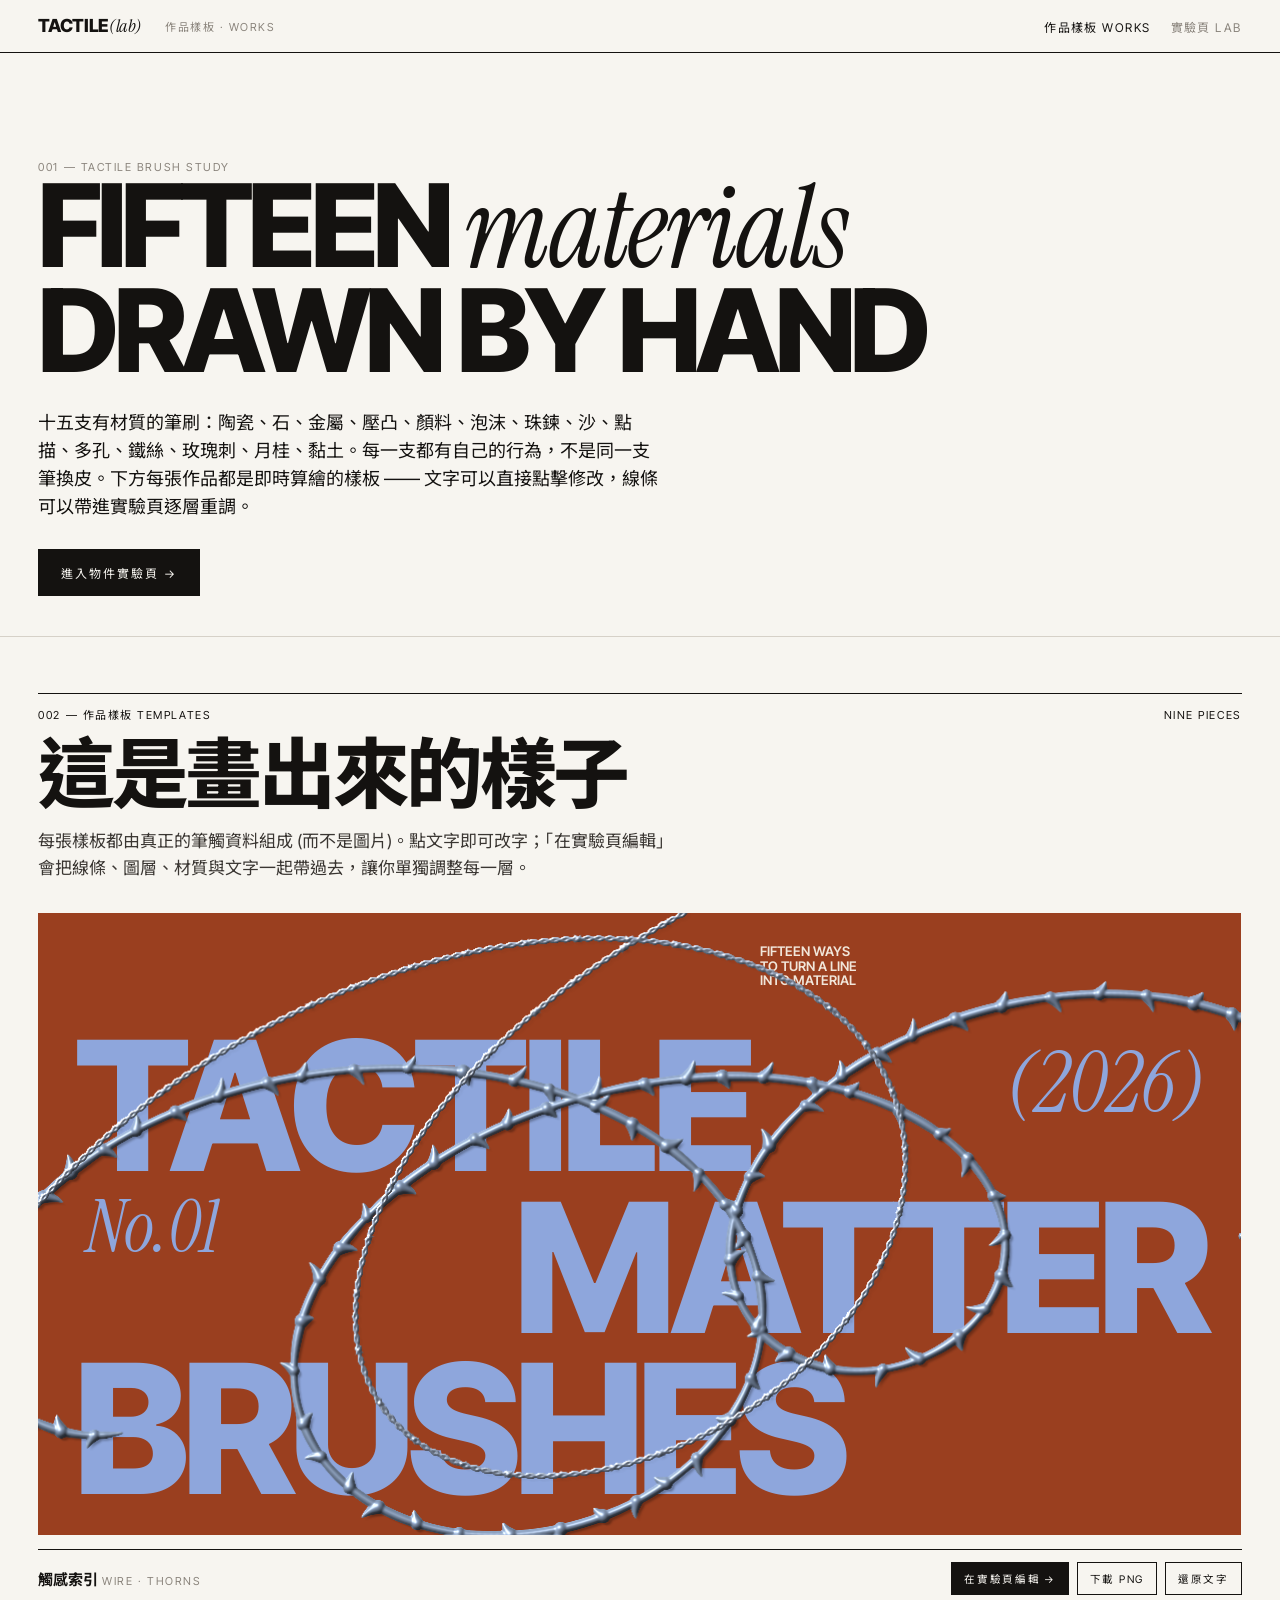
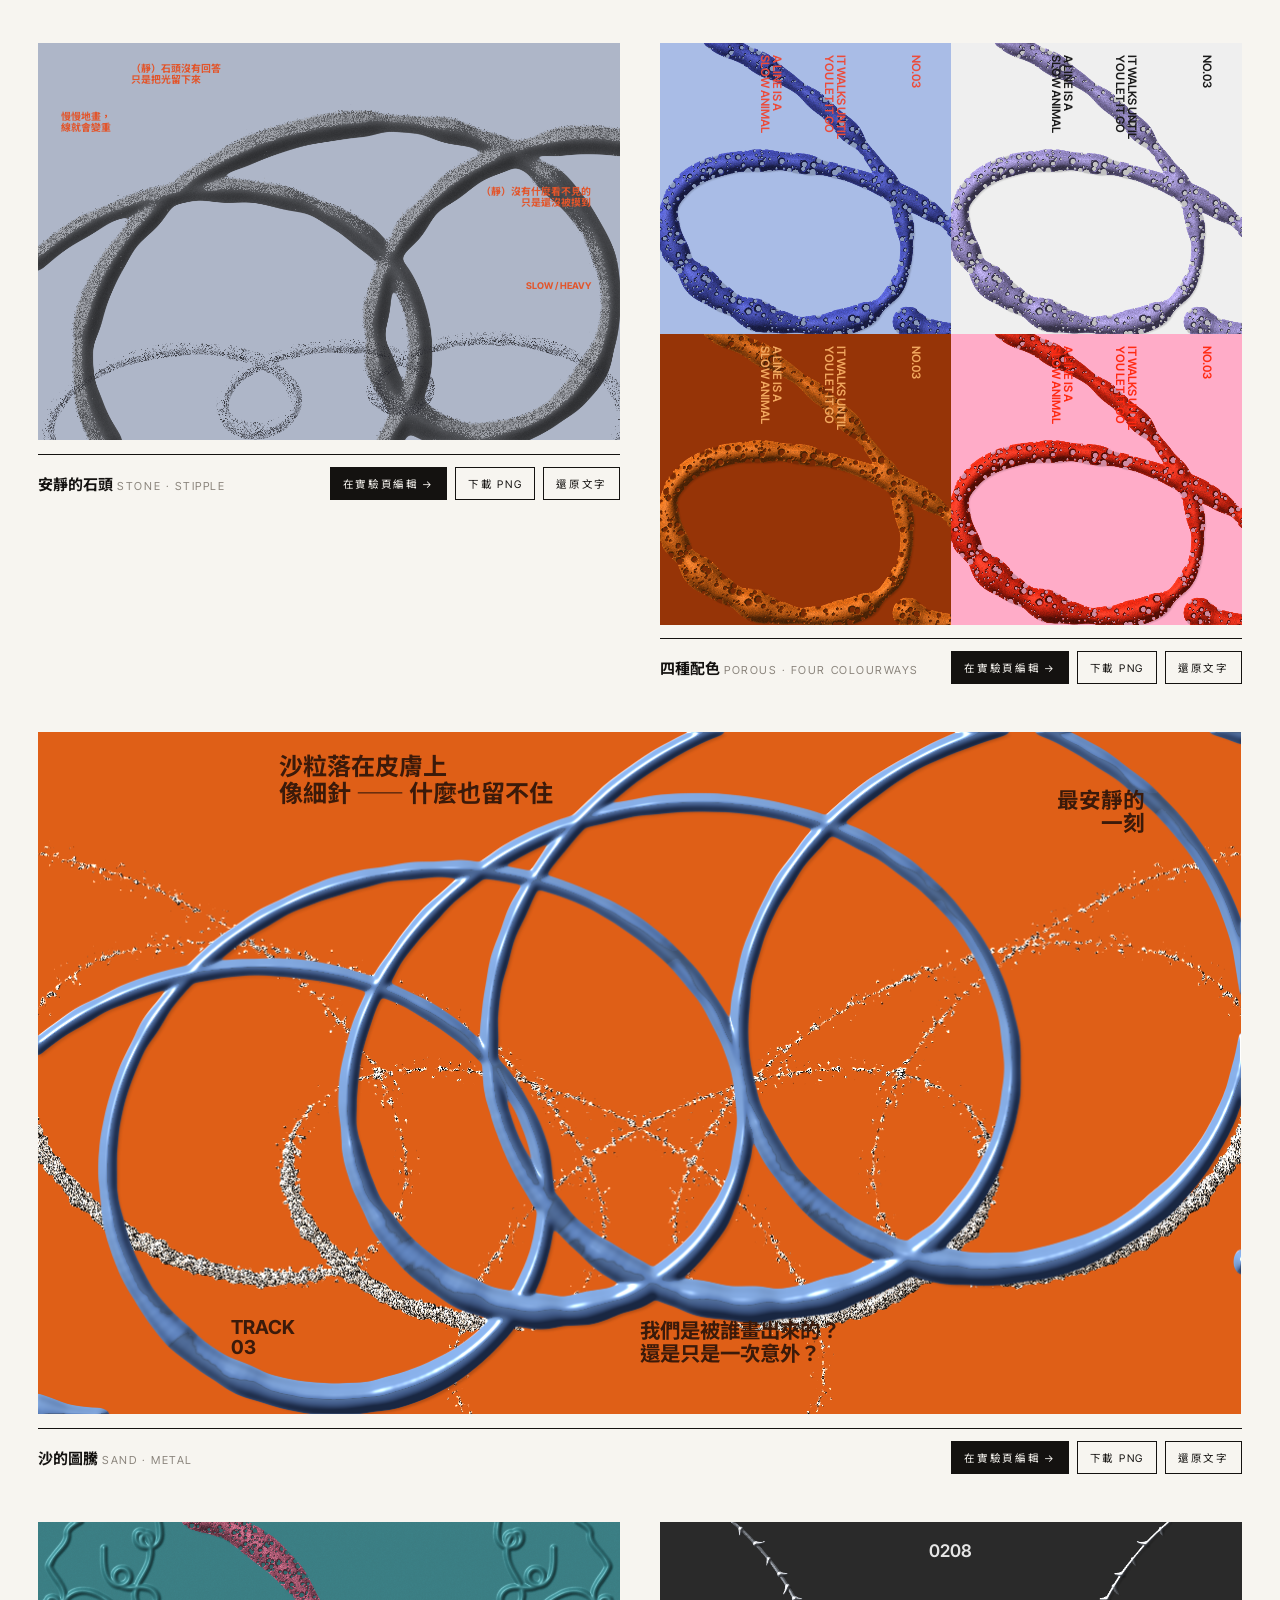
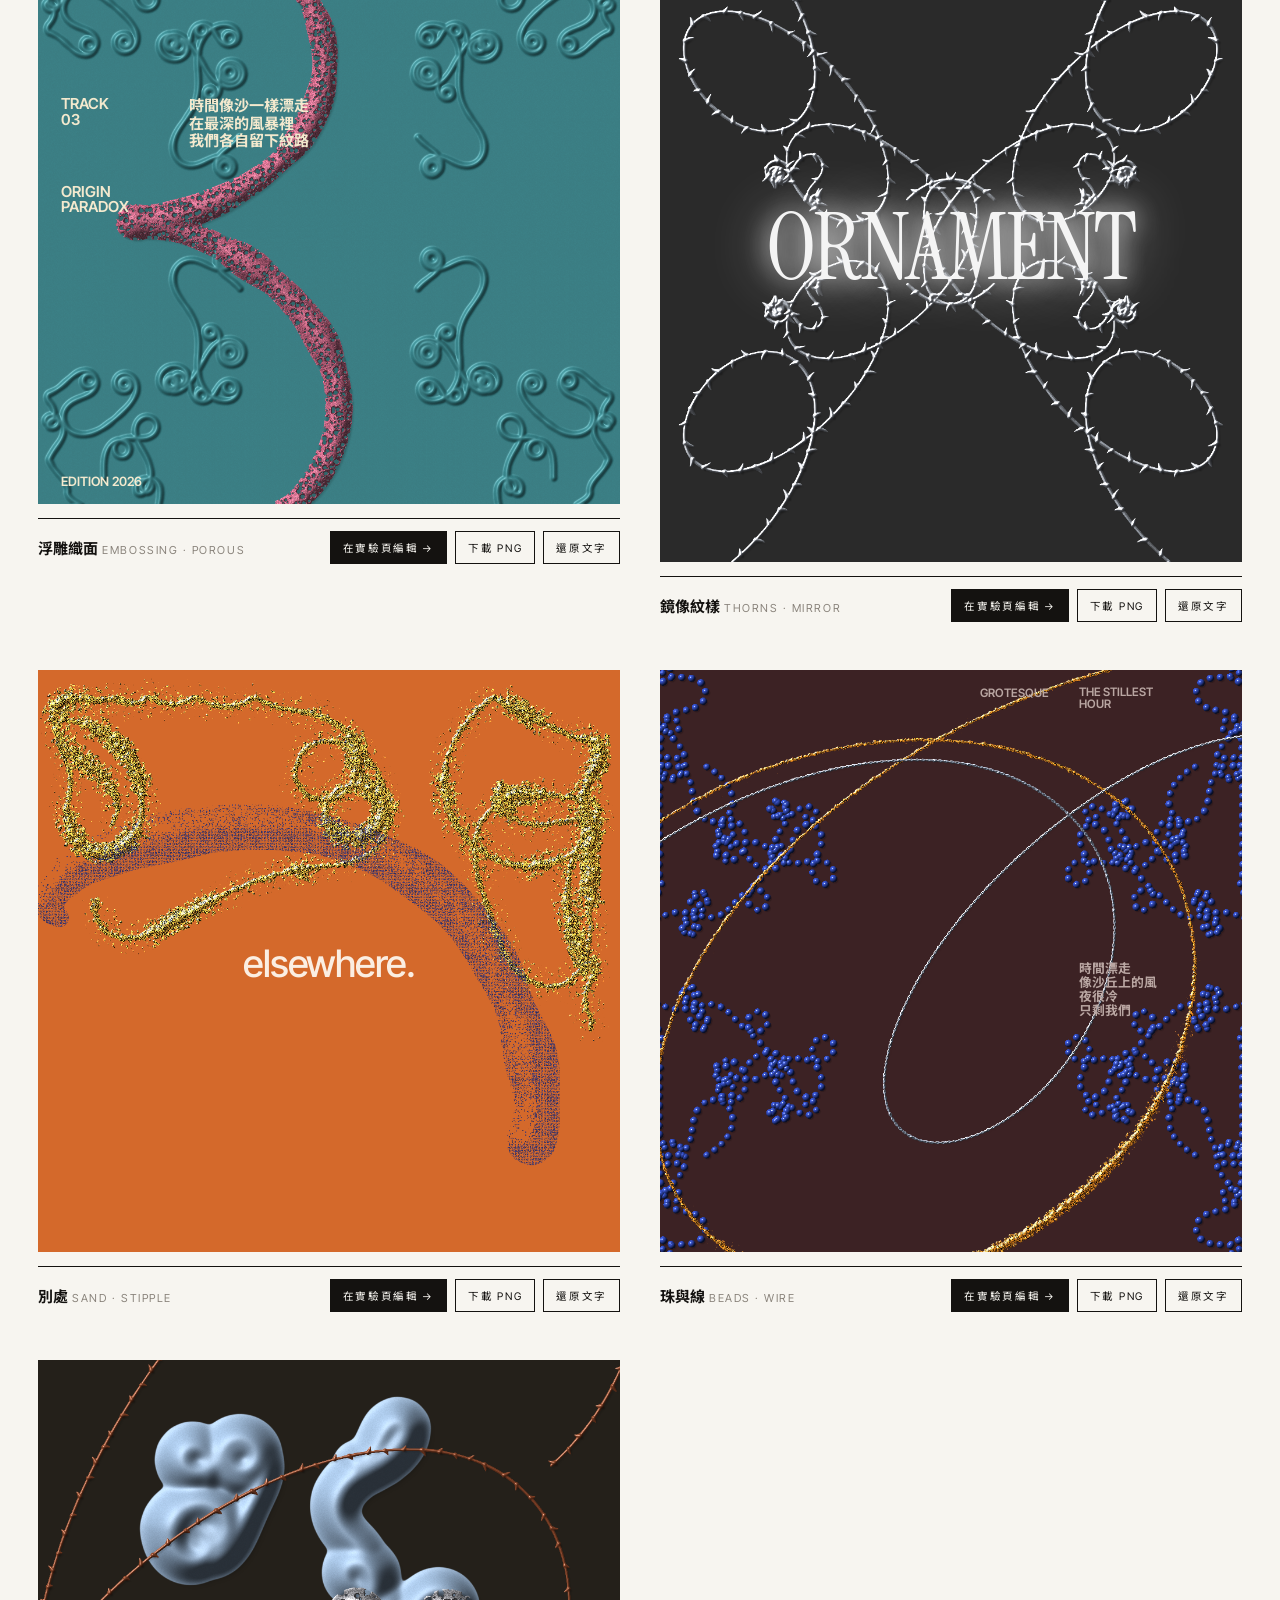
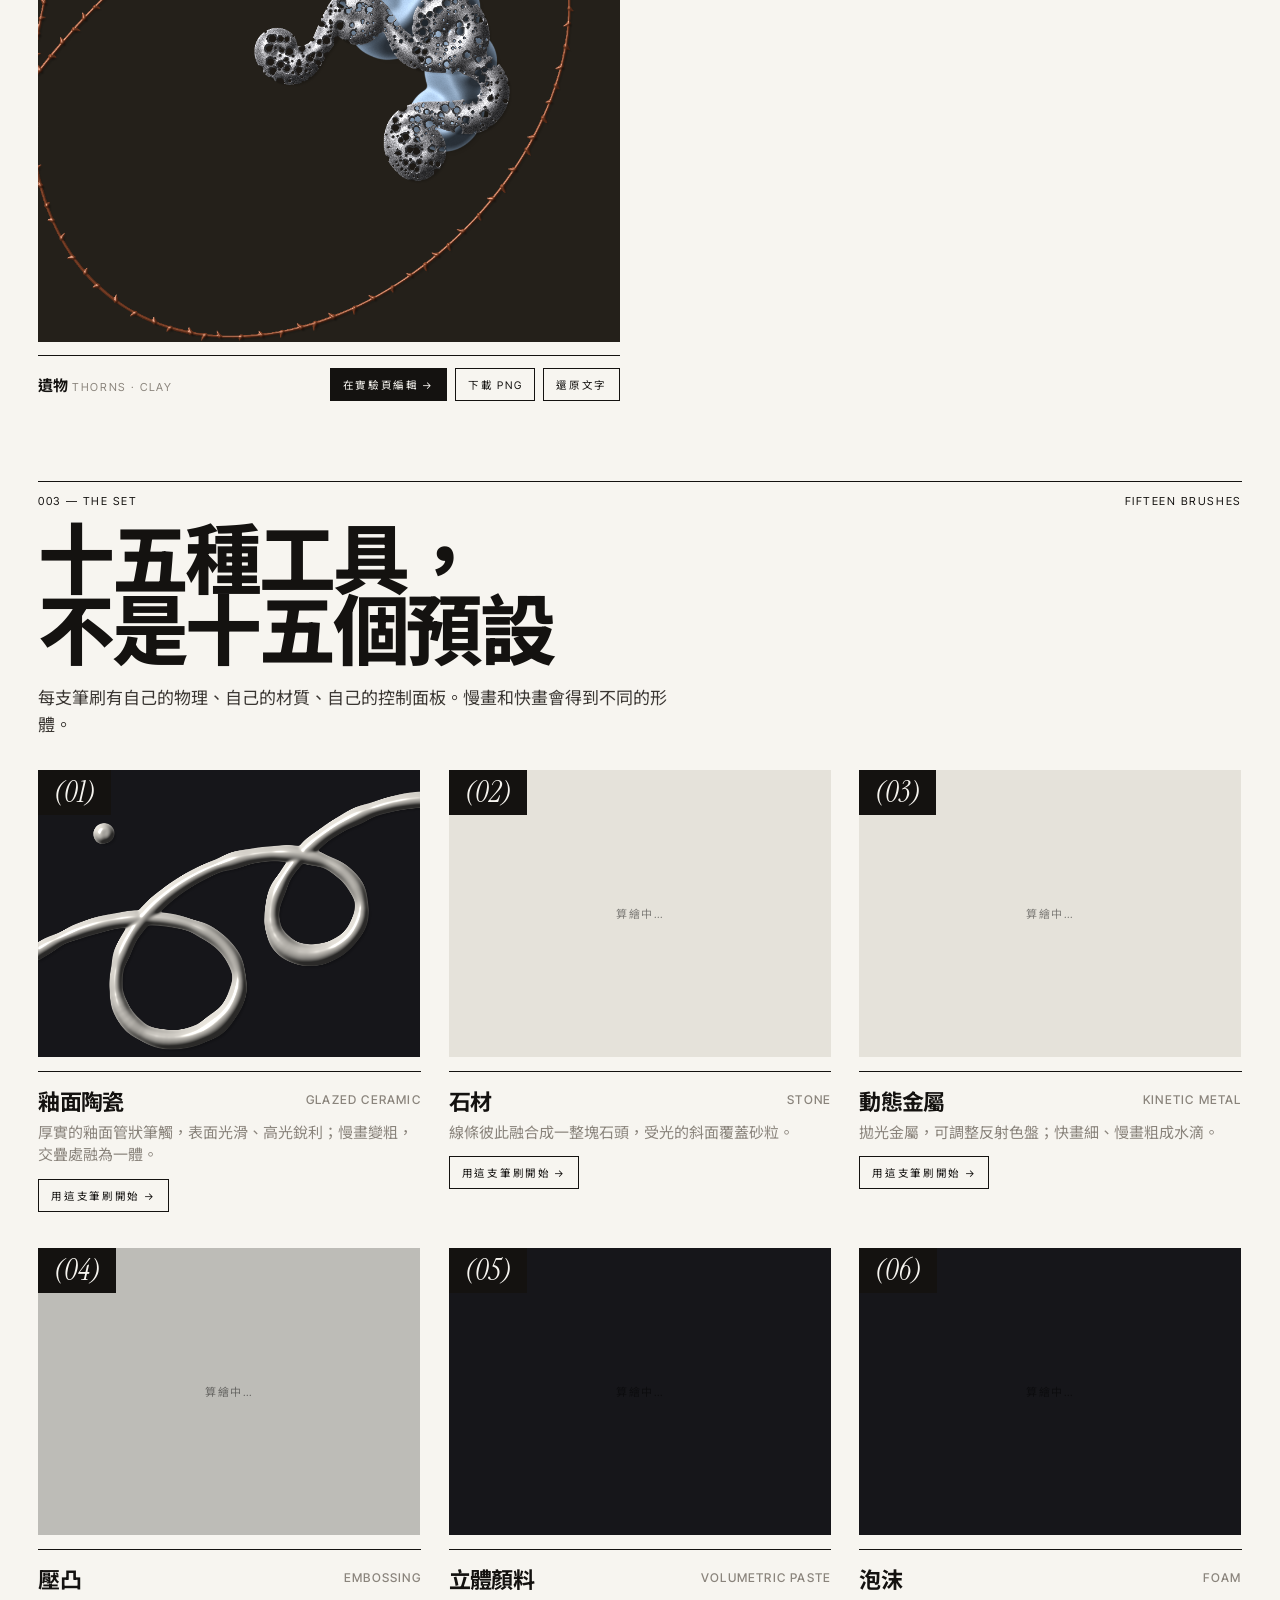
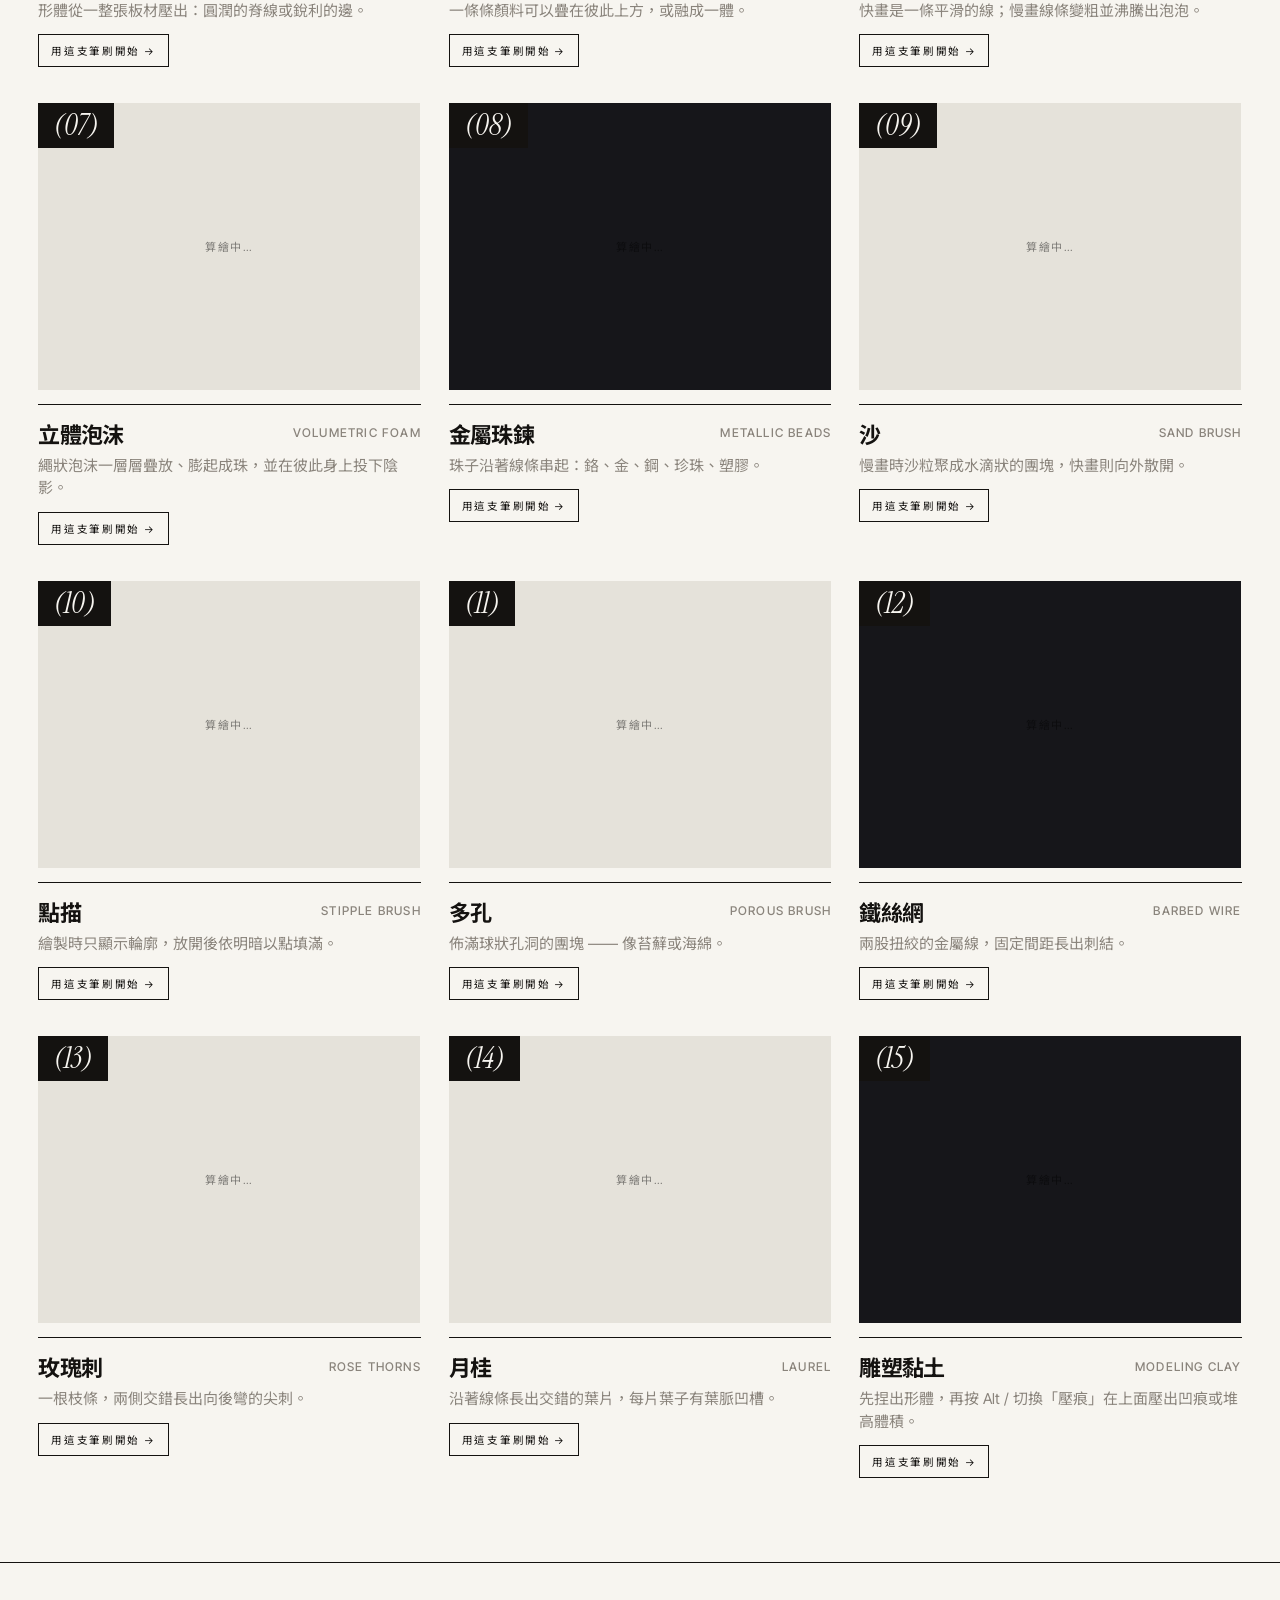
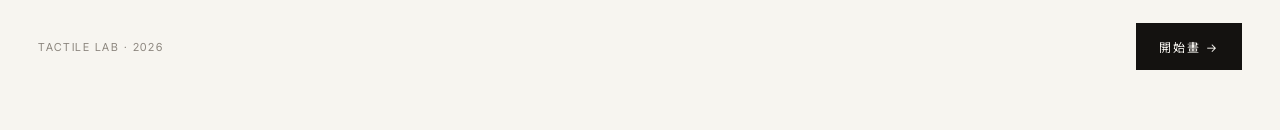
<file: index.html>
<!doctype html>
<html lang="zh-Hant">
<head>
<meta charset="utf-8">
<meta name="viewport" content="width=device-width, initial-scale=1, viewport-fit=cover">
<title>作品樣板 — Tactile Lab</title>
<link rel="preconnect" href="https://fonts.googleapis.com">
<link rel="preconnect" href="https://fonts.gstatic.com" crossorigin>
<link href="https://fonts.googleapis.com/css2?family=Inter+Tight:ital,wght@0,400;0,500;0,600;0,700;0,800;1,400&family=Instrument+Serif:ital@0;1&family=IBM+Plex+Mono:wght@400;600&family=Noto+Sans+TC:wght@400;700&display=swap" rel="stylesheet">
<link rel="stylesheet" href="css/style.css">
</head>
<body>
<header class="top">
  <a class="logo" href="index.html">TACTILE<i>(lab)</i></a>
  <span class="crumb">作品樣板 · Works</span>
  <nav>
    <a href="index.html" class="on">作品樣板 Works</a>
    <a href="lab.html">實驗頁 Lab</a>
  </nav>
</header>

<section class="hero">
  <span class="label">001 — Tactile brush study</span>
  <h1>Fifteen <i>materials</i><br>drawn by hand</h1>
  <p>十五支有材質的筆刷：陶瓷、石、金屬、壓凸、顏料、泡沫、珠鍊、沙、點描、多孔、鐵絲、玫瑰刺、月桂、黏土。每一支都有自己的行為，不是同一支筆換皮。下方每張作品都是即時算繪的樣板 —— 文字可以直接點擊修改，線條可以帶進實驗頁逐層重調。</p>
  <a class="btn" href="lab.html">進入物件實驗頁 →</a>
</section>

<section class="sec">
  <div class="sec-head"><span class="label">002 — 作品樣板 Templates</span><span class="label">Nine pieces</span></div>
  <h2>這是畫出來的樣子</h2>
  <p class="lead">每張樣板都由真正的筆觸資料組成 (而不是圖片)。點文字即可改字；「在實驗頁編輯」會把線條、圖層、材質與文字一起帶過去，讓你單獨調整每一層。</p>
  <div class="works" id="works"></div>
</section>

<section class="sec">
  <div class="sec-head"><span class="label">003 — The set</span><span class="label">Fifteen brushes</span></div>
  <h2>十五種工具，<br>不是十五個預設</h2>
  <p class="lead">每支筆刷有自己的物理、自己的材質、自己的控制面板。慢畫和快畫會得到不同的形體。</p>
  <div class="set" id="set"></div>
</section>

<footer class="foot">
  <span class="label">Tactile Lab · 2026</span>
  <a class="btn" href="lab.html">開始畫 →</a>
</footer>

<script src="js/engine.js"></script>
<script src="js/brushes.js"></script>
<script src="js/templates.js"></script>
<script src="js/works.js"></script>
</body>
</html>
</file>
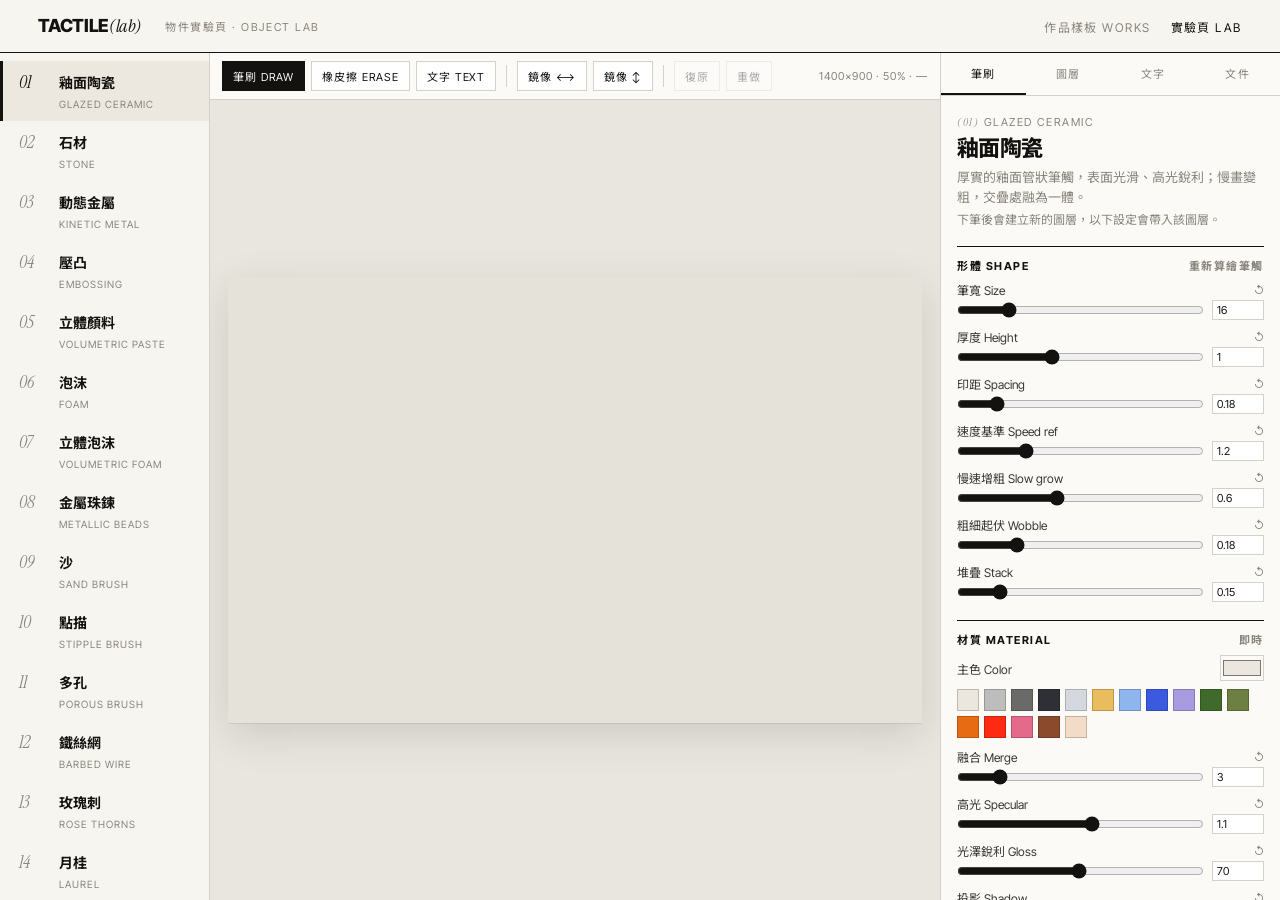
<file: lab.html>
<!doctype html>
<html lang="zh-Hant">
<head>
<meta charset="utf-8">
<meta name="viewport" content="width=device-width, initial-scale=1, viewport-fit=cover">
<title>物件實驗頁 — Tactile Lab</title>
<link rel="preconnect" href="https://fonts.googleapis.com">
<link rel="preconnect" href="https://fonts.gstatic.com" crossorigin>
<link href="https://fonts.googleapis.com/css2?family=Inter+Tight:ital,wght@0,400;0,500;0,600;0,700;0,800;1,400&family=Instrument+Serif:ital@0;1&family=IBM+Plex+Mono:wght@400;600&family=Noto+Sans+TC:wght@400;700&display=swap" rel="stylesheet">
<link rel="stylesheet" href="css/style.css">
</head>
<body class="lab">
<header class="top">
  <a class="logo" href="index.html">TACTILE<i>(lab)</i></a>
  <span class="crumb">物件實驗頁 · Object Lab</span>
  <nav>
    <a href="index.html">作品樣板 Works</a>
    <a href="lab.html" class="on">實驗頁 Lab</a>
  </nav>
</header>

<main class="lab-main">
  <aside class="brush-list" id="brushList"></aside>

  <section class="stage-col">
    <div class="toolbar">
      <button class="tbtn on" data-tool="draw" title="筆刷 (B)">筆刷 Draw</button>
      <button class="tbtn" data-tool="erase" title="橡皮擦 (E)">橡皮擦 Erase</button>
      <button class="tbtn" data-tool="text" title="文字 (T)">文字 Text</button>
      <button class="tbtn" id="altBtn" title="按住 Alt 也可暫時切換" hidden>壓痕 Dent</button>
      <span class="sep"></span>
      <button class="tbtn" id="mxBtn" title="左右鏡像 (X)">鏡像 ⟷</button>
      <button class="tbtn" id="myBtn" title="上下鏡像 (Y)">鏡像 ↕</button>
      <span class="sep"></span>
      <button class="tbtn" id="undoBtn" title="Ctrl/⌘ Z">復原</button>
      <button class="tbtn" id="redoBtn" title="Ctrl/⌘ Shift Z">重做</button>
      <span class="savewarn" id="saveWarn" hidden></span>
      <span class="info" id="info"></span>
    </div>
    <div class="stage" id="stage">
      <div class="doc" id="doc">
        <div class="checker" id="checker"></div>
        <canvas id="bgCanvas"></canvas>
        <canvas id="glCanvas"></canvas>
        <div class="tb-texts" id="texts"></div>
        <div class="guides" id="guides"><i class="gx" hidden></i><i class="gy" hidden></i></div>
        <div class="cursor" id="cursor"></div>
      </div>
    </div>
  </section>

  <aside class="side">
    <div class="tabs">
      <button data-tab="brush" class="on">筆刷</button>
      <button data-tab="layers">圖層</button>
      <button data-tab="text">文字</button>
      <button data-tab="doc">文件</button>
    </div>

    <div class="pane on" id="pane-brush"></div>

    <div class="pane" id="pane-layers">
      <h4>圖層 Layers <span class="label" id="layerCount"></span></h4>
      <p class="hint">每支筆刷各自一層。點選圖層即可帶回它當時的設定重新調整；修改形體參數會用原本的筆觸重新算繪。</p>
      <ul class="layers" id="layerList"></ul>
      <div class="row">
        <button class="tbtn" id="addLayer">＋ 新圖層</button>
        <button class="tbtn" id="clearLayer">清空此層</button>
      </div>
    </div>

    <div class="pane" id="pane-text">
      <h4>文字排版 Typography</h4>
      <p class="hint">切到「文字」工具後可拖曳移動、雙擊直接編輯。所有文字會一起匯出。</p>
      <div class="row">
        <button class="tbtn" id="addText">＋ 新增文字</button>
        <button class="tbtn" id="delText">刪除選取</button>
      </div>
      <label class="check"><input type="checkbox" id="textUnder"> 文字放在筆觸下方 (筆觸壓過文字)</label>
      <div id="textProps"></div>
    </div>

    <div class="pane" id="pane-doc">
      <h4>作品樣板 Template</h4>
      <div class="ctl select"><label>從樣板開始</label><select id="tplSel"></select></div>
      <p class="hint">樣板的每一條線都是真正的筆觸資料，載入後一樣可以逐層調整、擦除或加畫。</p>

      <h4>畫布 Canvas</h4>
      <div class="ctl select"><label>尺寸 Size</label>
        <select id="sizeSel">
          <option value="1400x900">1400 × 900 橫幅</option>
          <option value="1200x1200">1200 × 1200 方形</option>
          <option value="1080x1350">1080 × 1350 直式 4:5</option>
          <option value="1080x1920">1080 × 1920 限動 9:16</option>
          <option value="1600x1000">1600 × 1000 寬幅</option>
          <option value="1240x1754">1240 × 1754 A 系列</option>
        </select>
      </div>
      <div class="ctl color"><label>紙色 Paper</label><input type="color" id="bgColor"></div>
      <div class="swatches" id="paperSw"></div>
      <label class="check"><input type="checkbox" id="transparentBg"> 透明背景 (只顯示棋盤)</label>

      <h4>在你的作品上繪製</h4>
      <p class="hint">上傳海報、照片或版面，畫布會改成該圖片比例，筆觸被裁切在圖框內。</p>
      <div class="row">
        <label class="tbtn" style="text-align:center">上傳圖片<input type="file" id="imgIn" accept="image/*" hidden></label>
        <button class="tbtn" id="imgDel">移除圖片</button>
      </div>
      <div class="ctl"><label>圖片不透明度 <span></span></label><input type="range" id="imgOp" min="0" max="1" step="0.01" value="1"><input type="number" id="imgOpN" min="0" max="1" step="0.01" value="1"></div>

      <h4>筆觸手感 Input</h4>
      <div class="ctl"><label>防手震 Smoothing</label><input type="range" id="smooth" min="0" max="0.95" step="0.01"><input type="number" id="smoothN" min="0" max="0.95" step="0.01"></div>

      <h4>匯出 Export</h4>
      <label class="check"><input type="checkbox" id="exBg" checked> 含背景 / 圖片</label>
      <label class="check"><input type="checkbox" id="exText" checked> 含文字</label>
      <div class="row">
        <button class="tbtn on" id="exportPng">下載 PNG</button>
      </div>

      <h4>專案 Project</h4>
      <p class="hint">自動存在這個瀏覽器。也可以存成 .json 檔帶到別台電腦繼續調整。</p>
      <div class="row">
        <button class="tbtn" id="saveJson">存成檔案</button>
        <label class="tbtn" style="text-align:center">開啟檔案<input type="file" id="loadJson" accept=".json,application/json" hidden></label>
        <button class="tbtn" id="newDoc">全部清空</button>
      </div>
    </div>
  </aside>
</main>
<div class="toast" id="toast"></div>

<script src="js/engine.js"></script>
<script src="js/brushes.js"></script>
<script src="js/templates.js"></script>
<script src="js/lab.js"></script>
</body>
</html>
</file>
<file: css/style.css>
:root {
  --paper: #f7f5f0;
  --ink: #141210;
  --mute: #8a847c;
  --line: #d6d1c8;
  --panel: #fbfaf7;
  --accent: #d94f1e;
  --sans: "Inter Tight", "Noto Sans TC", system-ui, sans-serif;
  --serif: "Instrument Serif", "Noto Serif TC", serif;
  --mono: "IBM Plex Mono", ui-monospace, monospace;
  --gutter: clamp(16px, 3vw, 40px);
}
* { box-sizing: border-box; }
html, body { margin: 0; background: var(--paper); color: var(--ink); font-family: var(--sans); -webkit-font-smoothing: antialiased; }
a { color: inherit; }
button, input, select { font: inherit; color: inherit; }

/* ---------- header ---------- */
.top {
  position: sticky; top: 0; z-index: 30; display: flex; align-items: center; gap: 24px;
  padding: 14px var(--gutter); background: var(--paper); border-bottom: 1.5px solid var(--ink);
}
.logo { font-weight: 800; letter-spacing: -0.02em; font-size: 18px; text-decoration: none; white-space: nowrap; }
.logo i { font-family: var(--serif); font-weight: 400; }
.top .crumb { font-size: 11px; letter-spacing: 0.14em; color: var(--mute); text-transform: uppercase; white-space: nowrap; }
.top nav { margin-left: auto; display: flex; gap: 20px; }
.top nav a { font-size: 12px; letter-spacing: 0.12em; text-transform: uppercase; text-decoration: none; color: var(--mute); }
.top nav a.on, .top nav a:hover { color: var(--ink); }

.label { font-size: 11px; letter-spacing: 0.14em; text-transform: uppercase; color: var(--mute); }
.num { font-family: var(--serif); font-style: italic; }

/* ---------- text overlay (共用) ---------- */
.frame { position: relative; overflow: hidden; container-type: inline-size; }
.frame > canvas { position: absolute; inset: 0; width: 100%; height: 100%; display: block; pointer-events: none; }
.tb-texts { position: absolute; inset: 0; pointer-events: none; }
.tb-text { position: absolute; white-space: pre; outline: none; pointer-events: auto; cursor: text; }
.tb-text.glow { text-shadow: 0 0 0.25em currentColor, 0 0 0.6em currentColor; }
.tb-text[contenteditable]:focus { outline: 1px dashed currentColor; outline-offset: 4px; }

/* =========================================================
   作品樣板頁
   ========================================================= */
.hero { padding: clamp(40px, 8vw, 110px) var(--gutter) 40px; border-bottom: 1px solid var(--line); }
.hero h1 { font-size: clamp(44px, 9vw, 140px); line-height: 0.88; letter-spacing: -0.05em; margin: 0 0 28px; font-weight: 800; text-transform: uppercase; }
.hero h1 i { font-family: var(--serif); font-weight: 400; letter-spacing: -0.02em; text-transform: none; }
.hero p { max-width: 620px; font-size: 18px; line-height: 1.55; margin: 0 0 28px; }
.btn {
  display: inline-flex; align-items: center; gap: 10px; padding: 14px 22px; border: 1.5px solid var(--ink);
  background: var(--ink); color: var(--paper); text-decoration: none; font-size: 12px; letter-spacing: 0.16em;
  text-transform: uppercase; cursor: pointer;
}
.btn.ghost { background: transparent; color: var(--ink); }
.btn.sm { padding: 8px 12px; font-size: 10.5px; }
.btn:hover { opacity: 0.85; }

.sec { padding: 56px var(--gutter) 24px; }
.sec-head { display: flex; justify-content: space-between; align-items: baseline; border-top: 1.5px solid var(--ink); padding-top: 12px; gap: 16px; }
.sec-head .label { color: var(--ink); }
.sec h2 { font-size: clamp(34px, 6vw, 80px); line-height: 0.92; letter-spacing: -0.045em; margin: 18px 0 18px; font-weight: 800; text-transform: uppercase; }
.sec .lead { max-width: 640px; font-size: 17px; line-height: 1.55; color: #3a3632; margin: 0 0 32px; }

.works { display: grid; grid-template-columns: repeat(auto-fill, minmax(min(100%, 520px), 1fr)); gap: 48px 40px; }
.work .frame { background: #ddd; }
.work .cap { display: flex; flex-wrap: wrap; gap: 10px; align-items: center; justify-content: space-between; border-top: 1.5px solid var(--ink); margin-top: 14px; padding-top: 12px; }
.work .cap .t { font-weight: 700; font-size: 15px; }
.work .cap .acts { display: flex; gap: 8px; flex-wrap: wrap; }
.work.wide { grid-column: 1 / -1; }
.quad { display: grid; grid-template-columns: 1fr 1fr; }
.loading::after { content: "算繪中…"; position: absolute; inset: 0; display: grid; place-items: center; font-size: 11px; letter-spacing: 0.14em; color: rgba(0,0,0,.45); }

.set { display: grid; grid-template-columns: repeat(auto-fill, minmax(min(100%, 360px), 1fr)); gap: 36px 28px; }
.brush-card .frame { aspect-ratio: 4 / 3; }
.brush-card .tag { position: absolute; left: 0; top: 0; background: var(--ink); color: var(--paper); font-family: var(--serif); font-style: italic; font-size: 30px; padding: 2px 16px 4px; z-index: 2; }
.brush-card h3 { margin: 14px 0 6px; padding-top: 12px; border-top: 1.5px solid var(--ink); font-size: 22px; letter-spacing: -0.03em; text-transform: uppercase; display: flex; justify-content: space-between; gap: 8px; }
.brush-card h3 small { font-size: 12px; letter-spacing: 0.1em; color: var(--mute); font-weight: 500; align-self: center; }
.brush-card p { margin: 0 0 12px; color: var(--mute); line-height: 1.5; font-size: 15px; }

.foot { padding: 60px var(--gutter); border-top: 1.5px solid var(--ink); margin-top: 60px; display: flex; flex-wrap: wrap; gap: 20px; justify-content: space-between; align-items: center; }

/* =========================================================
   物件實驗頁
   ========================================================= */
body.lab { height: 100vh; height: 100dvh; display: flex; flex-direction: column; overflow: hidden; }
.lab-main { flex: 1; min-height: 0; display: grid; grid-template-columns: 210px 1fr 340px; }
.brush-list { border-right: 1px solid var(--line); overflow-y: auto; padding: 8px 0; }
.brush-list button {
  display: flex; width: 100%; gap: 10px; align-items: baseline; padding: 9px 16px; border: 0; background: none;
  text-align: left; cursor: pointer; border-left: 3px solid transparent;
}
.brush-list button .num { font-size: 18px; width: 30px; color: var(--mute); }
.brush-list button b { font-size: 14px; font-weight: 700; display: block; }
.brush-list button span.en { font-size: 10px; letter-spacing: 0.1em; color: var(--mute); text-transform: uppercase; }
.brush-list button:hover { background: #efece5; }
.brush-list button.on { border-left-color: var(--ink); background: #ece8df; }
.brush-list button.on .num { color: var(--ink); }

.stage-col { display: flex; flex-direction: column; min-width: 0; min-height: 0; background: #e9e6df; }
.toolbar { display: flex; flex-wrap: wrap; gap: 6px; align-items: center; padding: 8px 12px; border-bottom: 1px solid var(--line); background: var(--panel); }
.toolbar .sep { width: 1px; height: 22px; background: var(--line); margin: 0 4px; }
.tbtn {
  border: 1px solid var(--line); background: #fff; padding: 6px 10px; font-size: 11px; letter-spacing: 0.08em;
  text-transform: uppercase; cursor: pointer; white-space: nowrap;
}
.tbtn.on { background: var(--ink); color: var(--paper); border-color: var(--ink); }
.tbtn:disabled { opacity: 0.35; cursor: default; }
.toolbar .savewarn { margin-left: auto; font-size: 11px; color: var(--accent); white-space: nowrap; cursor: help; }
.toolbar .savewarn:not([hidden]) + .info { margin-left: 12px; }
.toolbar .info { margin-left: auto; font-size: 11px; color: var(--mute); letter-spacing: 0.06em; white-space: nowrap; }

.stage { flex: 1; min-height: 0; position: relative; display: grid; place-items: center; overflow: hidden; padding: 18px; }
.doc { position: relative; box-shadow: 0 1px 0 rgba(0,0,0,.08), 0 12px 40px rgba(0,0,0,.12); touch-action: none; }
.doc canvas { position: absolute; inset: 0; width: 100%; height: 100%; display: block; }
.doc .checker { position: absolute; inset: 0; background: conic-gradient(#ddd 25%, #fff 0 50%, #ddd 0 75%, #fff 0) 0 0 / 16px 16px; }
.doc .guides { position: absolute; inset: 0; pointer-events: none; }
.doc .guides i { position: absolute; background: none; }
.doc .guides .gx { left: 50%; top: 0; bottom: 0; border-left: 1px dashed rgba(217, 79, 30, .7); }
.doc .guides .gy { top: 50%; left: 0; right: 0; border-top: 1px dashed rgba(217, 79, 30, .7); }
.doc .cursor { position: absolute; border: 1px solid rgba(0,0,0,.6); box-shadow: 0 0 0 1px rgba(255,255,255,.6); border-radius: 50%; pointer-events: none; transform: translate(-50%, -50%); display: none; }
.doc .tb-texts .tb-text { pointer-events: none; }
.doc.texting .tb-texts .tb-text { pointer-events: auto; cursor: move; }
.doc.texting .tb-texts .tb-text.sel { outline: 1px dashed var(--accent); outline-offset: 4px; }
.doc.texting .tb-texts .tb-text[contenteditable="plaintext-only"], .doc.texting .tb-texts .tb-text[contenteditable="true"] { cursor: text; }

.side { border-left: 1px solid var(--line); display: flex; flex-direction: column; min-height: 0; background: var(--panel); }
.tabs { display: flex; border-bottom: 1px solid var(--line); }
.tabs button { flex: 1; border: 0; background: none; padding: 12px 4px; font-size: 11px; letter-spacing: 0.12em; text-transform: uppercase; color: var(--mute); cursor: pointer; border-bottom: 2px solid transparent; }
.tabs button.on { color: var(--ink); border-bottom-color: var(--ink); }
.pane { display: none; overflow-y: auto; padding: 14px 16px 40px; flex: 1; }
.pane.on { display: block; }
.pane h4 { margin: 18px 0 8px; font-size: 11px; letter-spacing: 0.14em; text-transform: uppercase; border-top: 1.5px solid var(--ink); padding-top: 10px; display: flex; justify-content: space-between; align-items: center; }
.pane h4:first-child { margin-top: 0; }
.pane .bname { font-size: 22px; font-weight: 800; letter-spacing: -0.03em; text-transform: uppercase; margin: 0; }
.pane .bdesc { color: var(--mute); font-size: 13px; line-height: 1.5; margin: 6px 0 4px; }
.pane .hint { color: var(--mute); font-size: 12px; line-height: 1.45; margin: 4px 0 8px; }

.ctl { display: grid; grid-template-columns: 1fr 52px; gap: 2px 8px; align-items: center; margin: 8px 0; }
.ctl label { font-size: 12px; color: #3a3632; grid-column: 1 / -1; display: flex; justify-content: space-between; }
.ctl input[type=range] { width: 100%; accent-color: var(--ink); margin: 0; }
.ctl input[type=number] { width: 52px; font-size: 11px; padding: 2px 4px; border: 1px solid var(--line); background: #fff; }
.ctl.color, .ctl.toggle, .ctl.select { grid-template-columns: 1fr auto; }
.ctl.color label, .ctl.toggle label, .ctl.select label { grid-column: 1; }
.ctl input[type=color] { width: 44px; height: 26px; border: 1px solid var(--line); padding: 0; background: none; }
.ctl select { font-size: 12px; padding: 3px; border: 1px solid var(--line); background: #fff; }
.ctl .reset { border: 0; background: none; color: var(--mute); cursor: pointer; font-size: 11px; padding: 0; }
.ctl.changed label { color: var(--accent); }
details.adv { margin-top: 10px; }
details.adv summary { cursor: pointer; font-size: 11px; letter-spacing: 0.14em; text-transform: uppercase; padding: 8px 0; }
details.adv .grp { font-size: 10px; letter-spacing: 0.14em; color: var(--mute); text-transform: uppercase; margin: 14px 0 2px; }
.chips { display: flex; flex-wrap: wrap; gap: 6px; margin: 6px 0; }
.chips button { border: 1px solid var(--line); background: #fff; padding: 5px 9px; font-size: 11px; cursor: pointer; }
.chips button:hover { border-color: var(--ink); }
.swatches { display: flex; flex-wrap: wrap; gap: 5px; margin: 4px 0 10px; }
.swatches button { width: 22px; height: 22px; border: 1px solid rgba(0,0,0,.2); cursor: pointer; padding: 0; }

.layers { list-style: none; margin: 0; padding: 0; }
.layers li { display: grid; grid-template-columns: 26px 1fr auto; gap: 6px; align-items: center; padding: 8px 6px; border-bottom: 1px solid var(--line); cursor: pointer; }
.layers li.on { background: #ece8df; }
.layers li .vis { border: 0; background: none; cursor: pointer; font-size: 14px; padding: 0; }
.layers li .nm { font-size: 13px; font-weight: 600; outline: none; }
.layers li .meta { font-size: 10px; color: var(--mute); letter-spacing: 0.08em; text-transform: uppercase; display: block; font-weight: 400; }
.layers li .acts { display: flex; gap: 2px; }
.layers li .acts button { border: 1px solid var(--line); background: #fff; font-size: 11px; width: 24px; height: 24px; cursor: pointer; padding: 0; }
.row { display: flex; gap: 6px; flex-wrap: wrap; margin: 8px 0; }
.row .tbtn { flex: 1 1 auto; }
.check { display: flex; gap: 8px; align-items: center; font-size: 12px; margin: 6px 0; }
textarea.ttxt { width: 100%; min-height: 70px; font: 13px var(--sans); padding: 6px; border: 1px solid var(--line); background: #fff; resize: vertical; }
.toast { position: fixed; left: 50%; bottom: 24px; transform: translateX(-50%); background: var(--ink); color: var(--paper); padding: 10px 16px; font-size: 12px; letter-spacing: 0.06em; opacity: 0; transition: opacity .25s; pointer-events: none; z-index: 99; }
.toast.on { opacity: 1; }

@media (max-width: 1100px) {
  .lab-main { grid-template-columns: 170px 1fr 300px; }
}
@media (max-width: 820px) {
  body.lab { height: auto; overflow: auto; }
  .lab-main { display: flex; flex-direction: column; }
  .brush-list { order: 2; display: flex; overflow-x: auto; border-right: 0; border-bottom: 1px solid var(--line); padding: 0; }
  .brush-list button { flex: 0 0 auto; width: auto; border-left: 0; border-bottom: 3px solid transparent; padding: 10px 12px; }
  .brush-list button.on { border-bottom-color: var(--ink); }
  .brush-list button span.en { display: none; }
  .stage-col { order: 1; }
  .stage { height: 62vh; padding: 10px; }
  .side { order: 3; border-left: 0; }
  .pane { max-height: none; }
  .top .crumb { display: none; }
}
</file>
